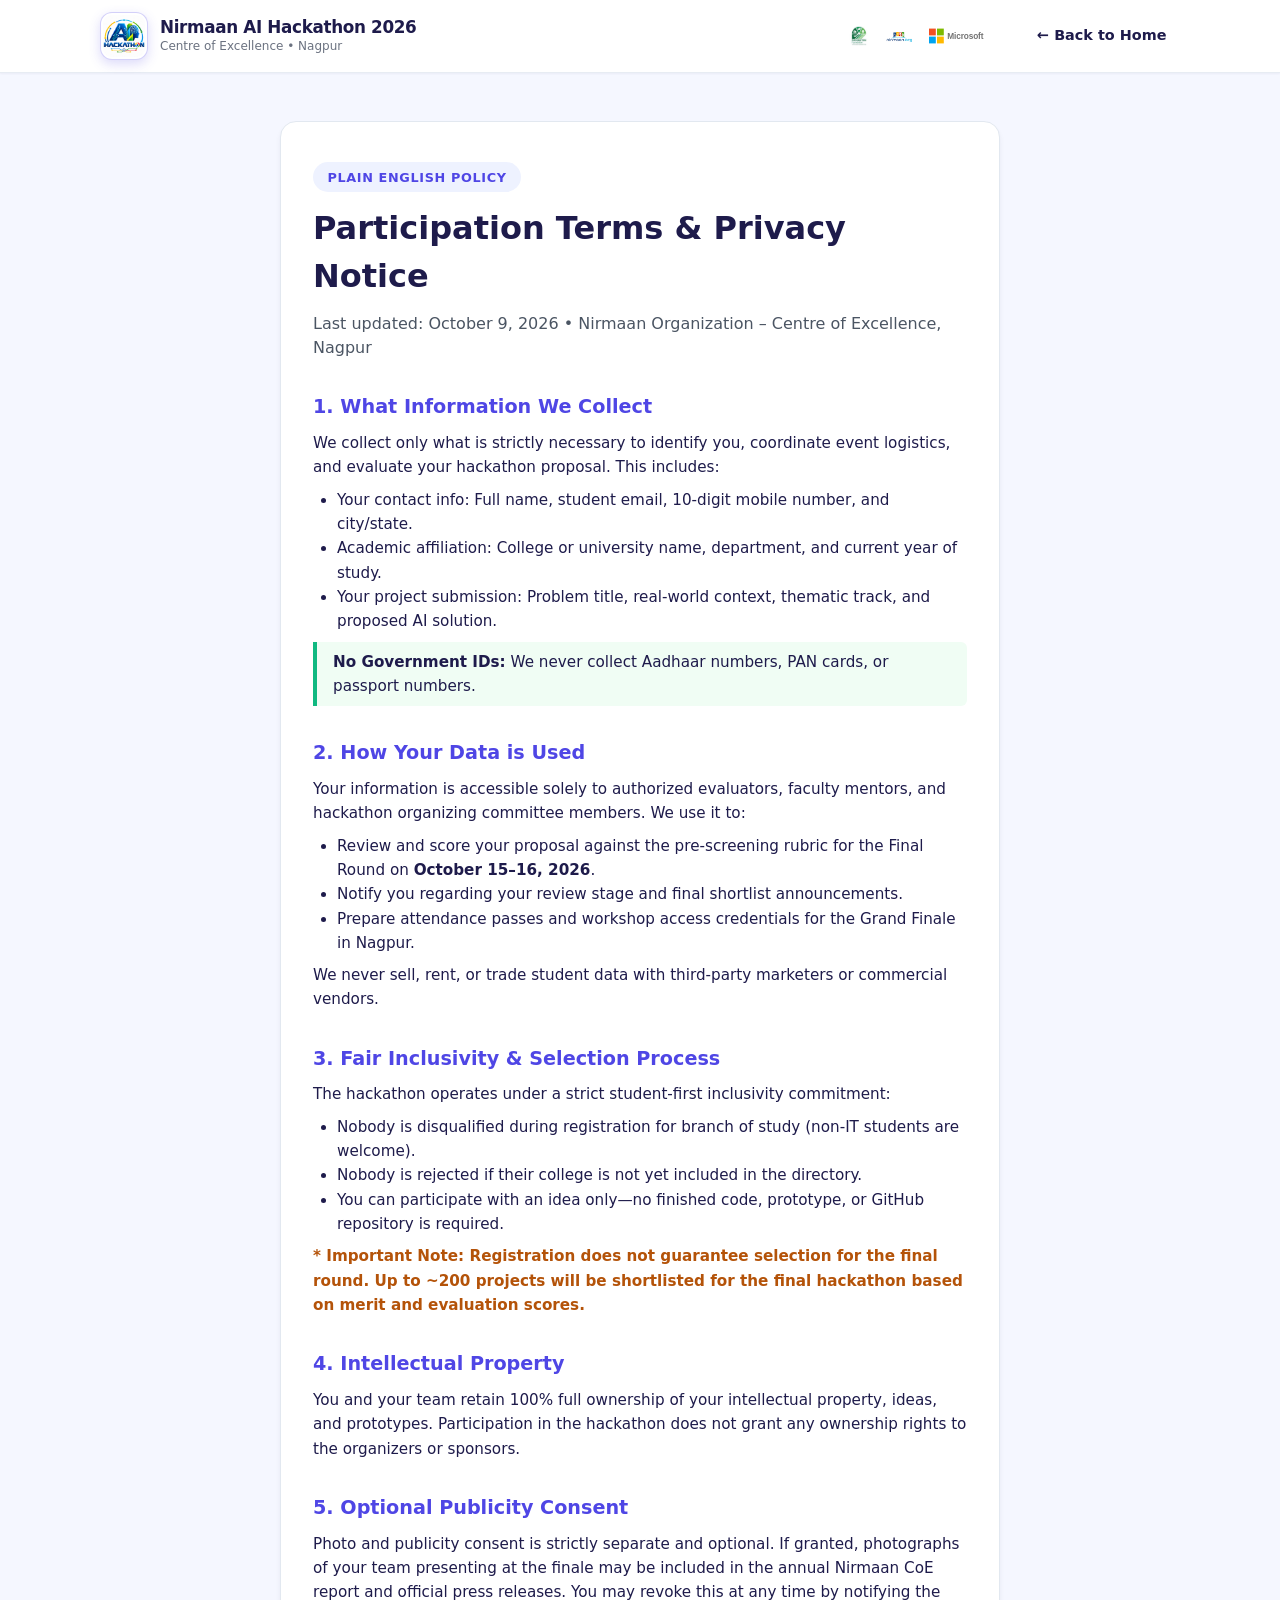
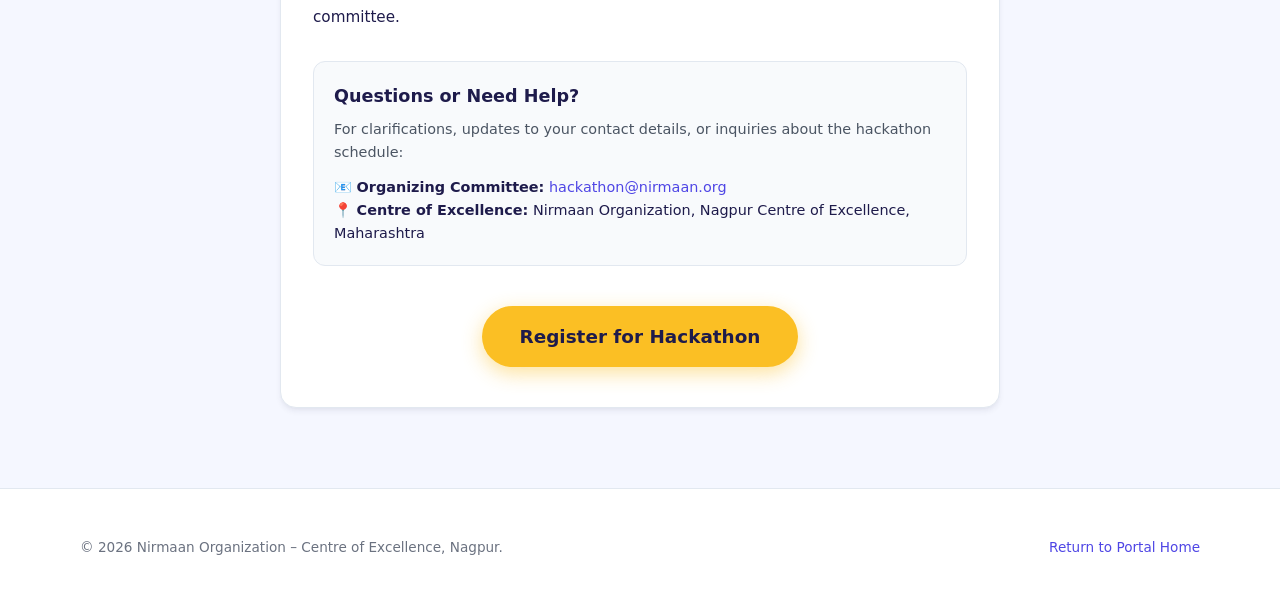
<file: privacy.html>
<!DOCTYPE html>
<html lang="en">
<head>
  <meta charset="UTF-8">
  <meta name="viewport" content="width=device-width, initial-scale=1.0">
  <title>Privacy Notice & Participation Terms | Nirmaan AI Hackathon 2026 (Nagpur)</title>
  <meta name="description" content="Plain-English privacy notice and participation terms for Nirmaan AI Hackathon 2026 – Centre of Excellence, Nagpur.">
  <link rel="stylesheet" href="css/style.css">
</head>
<body style="background-color: var(--bg-cloud);">

  <!-- Site Header -->
  <header class="site-header">
    <div class="header-inner">
      <a href="index.html" class="brand-link">
        <img src="assets/images/ai-hackathon-logo.jpg" alt="Nirmaan AI Hackathon 2026 Logo" class="brand-logo-img">
        <div class="brand-text-wrap">
          <span class="brand-title">Nirmaan AI Hackathon 2026</span>
          <span class="brand-subtitle">Centre of Excellence • Nagpur</span>
        </div>
      </a>
      <div style="display:flex; align-items:center; gap:1.25rem;">
        <div style="display:flex; align-items:center; gap:0.75rem;">
          <img src="assets/images/redington-foundation.jpg" alt="Redington" style="height:20px;">
          <img src="assets/images/nirmaan-org.png" alt="Nirmaan" style="height:20px;">
          <img src="assets/images/microsoft.svg" alt="Microsoft" style="height:16px;">
        </div>
        <a href="index.html" class="nav-link" style="font-size:0.9rem;">← Back to Home</a>
      </div>
    </div>
  </header>

  <main class="container" style="max-width: 720px; padding-top: 3rem; padding-bottom: 5rem;">
    <div style="background:#FFFFFF; border-radius:var(--radius-lg); padding:2.5rem 2rem; box-shadow:var(--shadow-md); border:1px solid var(--border-color);">
      
      <span class="section-tag">Plain English Policy</span>
      <h1 style="font-size:2rem; font-weight:800; color:var(--ink); margin-bottom:0.75rem;">Participation Terms & Privacy Notice</h1>
      <p style="color:var(--ink-muted); font-size:1rem; margin-bottom:2rem;">
        Last updated: October 9, 2026 • Nirmaan Organization – Centre of Excellence, Nagpur
      </p>

      <div style="display:flex; flex-direction:column; gap:2rem; font-size:0.95rem; line-height:1.6; color:var(--ink);">
        
        <div>
          <h2 style="font-size:1.2rem; font-weight:800; color:var(--primary); margin-bottom:0.5rem;">1. What Information We Collect</h2>
          <p>
            We collect only what is strictly necessary to identify you, coordinate event logistics, and evaluate your hackathon proposal. This includes:
          </p>
          <ul style="padding-left:1.5rem; margin-top:0.5rem;">
            <li>Your contact info: Full name, student email, 10-digit mobile number, and city/state.</li>
            <li>Academic affiliation: College or university name, department, and current year of study.</li>
            <li>Your project submission: Problem title, real-world context, thematic track, and proposed AI solution.</li>
          </ul>
          <p style="margin-top:0.5rem; background:#F0FDF4; border-left:4px solid var(--accent-mint); padding:0.5rem 1rem; border-radius:0 6px 6px 0;">
            <strong>No Government IDs:</strong> We never collect Aadhaar numbers, PAN cards, or passport numbers.
          </p>
        </div>

        <div>
          <h2 style="font-size:1.2rem; font-weight:800; color:var(--primary); margin-bottom:0.5rem;">2. How Your Data is Used</h2>
          <p>
            Your information is accessible solely to authorized evaluators, faculty mentors, and hackathon organizing committee members. We use it to:
          </p>
          <ul style="padding-left:1.5rem; margin-top:0.5rem;">
            <li>Review and score your proposal against the pre-screening rubric for the Final Round on <strong>October 15–16, 2026</strong>.</li>
            <li>Notify you regarding your review stage and final shortlist announcements.</li>
            <li>Prepare attendance passes and workshop access credentials for the Grand Finale in Nagpur.</li>
          </ul>
          <p style="margin-top:0.5rem;">
            We never sell, rent, or trade student data with third-party marketers or commercial vendors.
          </p>
        </div>

        <div>
          <h2 style="font-size:1.2rem; font-weight:800; color:var(--primary); margin-bottom:0.5rem;">3. Fair Inclusivity & Selection Process</h2>
          <p>
            The hackathon operates under a strict student-first inclusivity commitment:
          </p>
          <ul style="padding-left:1.5rem; margin-top:0.5rem;">
            <li>Nobody is disqualified during registration for branch of study (non-IT students are welcome).</li>
            <li>Nobody is rejected if their college is not yet included in the directory.</li>
            <li>You can participate with an idea only—no finished code, prototype, or GitHub repository is required.</li>
          </ul>
          <p style="margin-top:0.5rem; font-weight:600; color:#B45309;">
            * Important Note: Registration does not guarantee selection for the final round. Up to ~200 projects will be shortlisted for the final hackathon based on merit and evaluation scores.
          </p>
        </div>

        <div>
          <h2 style="font-size:1.2rem; font-weight:800; color:var(--primary); margin-bottom:0.5rem;">4. Intellectual Property</h2>
          <p>
            You and your team retain 100% full ownership of your intellectual property, ideas, and prototypes. Participation in the hackathon does not grant any ownership rights to the organizers or sponsors.
          </p>
        </div>

        <div>
          <h2 style="font-size:1.2rem; font-weight:800; color:var(--primary); margin-bottom:0.5rem;">5. Optional Publicity Consent</h2>
          <p>
            Photo and publicity consent is strictly separate and optional. If granted, photographs of your team presenting at the finale may be included in the annual Nirmaan CoE report and official press releases. You may revoke this at any time by notifying the committee.
          </p>
        </div>

        <div id="contact" style="background:#F8FAFC; border:1px solid #E2E8F0; border-radius:var(--radius-md); padding:1.25rem;">
          <h3 style="font-size:1.1rem; font-weight:800; margin-bottom:0.5rem;">Questions or Need Help?</h3>
          <p style="color:var(--ink-muted); font-size:0.9rem;">
            For clarifications, updates to your contact details, or inquiries about the hackathon schedule:
          </p>
          <div style="margin-top:0.75rem; font-size:0.9rem;">
            <div>📧 <strong>Organizing Committee:</strong> <a href="mailto:hackathon@nirmaan.org">hackathon@nirmaan.org</a></div>
            <div>📍 <strong>Centre of Excellence:</strong> Nirmaan Organization, Nagpur Centre of Excellence, Maharashtra</div>
          </div>
        </div>

      </div>

      <div style="margin-top:2.5rem; text-align:center;">
        <a href="register.html" class="btn btn-cta">Register for Hackathon</a>
      </div>

    </div>
  </main>

  <!-- Footer -->
  <footer class="site-footer">
    <div class="footer-bottom-bar" style="border:none; padding:0;">
      <span>© 2026 Nirmaan Organization – Centre of Excellence, Nagpur.</span>
      <a href="index.html">Return to Portal Home</a>
    </div>
  </footer>

</body>
</html>
</file>
<file: css/style.css>
/* ==========================================================================
   AI Hackathon Portal - AI in India – AI for India
   Design System & Styling
   Built for Artificial Intelligence Learning Labs – Centre of Excellence
   ========================================================================== */

:root {
  /* Core Brand Palette */
  --primary: #4F46E5;         /* Electric Indigo: Buttons, links, active steps */
  --primary-hover: #4338CA;
  --primary-light: #EEF2FF;
  --accent-cyan: #06B6D4;     /* Spark Cyan: Gradient end, highlights, circuit lines */
  --accent-cyan-light: #ECFEFF;
  --accent-mint: #10B981;     /* Mint Go: Completed steps, success */
  --accent-mint-light: #D1FAE5;
  --accent-yellow: #FBBF24;   /* Sunrise Yellow: Register Now CTA, alert badges */
  --accent-yellow-hover: #F59E0B;
  --accent-violet: #A78BFA;   /* Playful Violet: Chips, cards, accents */
  --accent-violet-light: #F5F3FF;
  
  --ink: #1E1B4B;             /* Deep Navy: All body text, headings */
  --ink-muted: #4B5563;       /* Secondary text */
  --ink-light: #6B7280;       /* Form hints, labels */
  --bg-cloud: #F5F7FF;        /* Cloud: Page background */
  --card-bg: #FFFFFF;         /* Crisp card background */
  --border-color: #E2E8F0;    /* Card and field borders */
  --error-rose: #E11D48;      /* Rose: Error messages, markers */
  --error-bg: #FFE4E6;
  
  /* Thematic Track Tints */
  --track-social-bg: #F5F3FF;
  --track-social-border: #DDD6FE;
  --track-social-text: #6D28D9;
  --track-social-badge: #8B5CF6;

  --track-health-bg: #FFF1F2;
  --track-health-border: #FECDD3;
  --track-health-text: #BE123C;
  --track-health-badge: #F43F5E;

  --track-agri-bg: #ECFDF5;
  --track-agri-border: #A7F3D0;
  --track-agri-text: #047857;
  --track-agri-badge: #10B981;

  --track-cyber-bg: #EEF2FF;
  --track-cyber-border: #C7D2FE;
  --track-cyber-text: #4338CA;
  --track-cyber-badge: #6366F1;

  --track-other-bg: #FFFBEB;
  --track-other-border: #FDE68A;
  --track-other-text: #B45309;
  --track-other-badge: #F59E0B;

  /* Typography & Sizing */
  --font-system: ui-rounded, system-ui, -apple-system, BlinkMacSystemFont, "Segoe UI", Roboto, Helvetica, Arial, sans-serif;
  --radius-sm: 8px;
  --radius-md: 12px;
  --radius-lg: 16px;
  --radius-xl: 24px;
  --radius-full: 9999px;

  /* Shadows */
  --shadow-sm: 0 1px 2px 0 rgba(30, 27, 75, 0.05);
  --shadow-md: 0 4px 6px -1px rgba(30, 27, 75, 0.07), 0 2px 4px -2px rgba(30, 27, 75, 0.05);
  --shadow-lg: 0 10px 25px -5px rgba(30, 27, 75, 0.08), 0 8px 10px -6px rgba(30, 27, 75, 0.04);
  --shadow-glow: 0 0 20px rgba(79, 70, 229, 0.35);

  /* Touch & Layout */
  --tap-min: 48px;
  --container-max: 1120px;
  --form-max: 680px;
}

/* ==========================================================================
   CSS Reset & Base Styles
   ========================================================================== */
*, *::before, *::after {
  box-sizing: border-box;
  margin: 0;
  padding: 0;
}

html {
  font-family: var(--font-system);
  font-size: 16px;
  line-height: 1.5;
  color: var(--ink);
  background-color: var(--bg-cloud);
  scroll-behavior: smooth;
  -webkit-font-smoothing: antialiased;
  -moz-osx-font-smoothing: grayscale;
}

body {
  min-height: 100vh;
  display: flex;
  flex-direction: column;
  overflow-x: hidden;
  background-color: var(--bg-cloud);
}

img, svg {
  display: block;
  max-width: 100%;
}

a {
  color: var(--primary);
  text-decoration: none;
  transition: color 0.2s ease;
}

a:hover {
  text-decoration: underline;
}

button, input, select, textarea {
  font: inherit;
  color: inherit;
}

button {
  cursor: pointer;
  border: none;
  background: none;
}

/* Accessible Focus Rings */
:focus-visible {
  outline: 3px solid var(--primary);
  outline-offset: 2px;
}

/* ==========================================================================
   Circuit Background Details
   ========================================================================== */
.circuit-pattern {
  position: absolute;
  top: 0;
  left: 0;
  width: 100%;
  height: 100%;
  pointer-events: none;
  background-image: 
    radial-gradient(circle at 10% 20%, rgba(6, 182, 212, 0.08) 2px, transparent 2px),
    radial-gradient(circle at 90% 80%, rgba(79, 70, 229, 0.08) 2px, transparent 2px),
    linear-gradient(to right, rgba(6, 182, 212, 0.04) 1px, transparent 1px),
    linear-gradient(to bottom, rgba(79, 70, 229, 0.04) 1px, transparent 1px);
  background-size: 80px 80px, 90px 90px, 40px 40px, 40px 40px;
  z-index: 0;
}

/* ==========================================================================
   Header & Navigation
   ========================================================================== */
.site-header {
  position: sticky;
  top: 0;
  z-index: 100;
  background: rgba(255, 255, 255, 0.95);
  backdrop-filter: blur(8px);
  -webkit-backdrop-filter: blur(8px);
  border-bottom: 1px solid rgba(226, 232, 240, 0.8);
  box-shadow: var(--shadow-sm);
}

.header-inner {
  max-width: var(--container-max);
  margin: 0 auto;
  padding: 0.75rem 1.25rem;
  display: flex;
  align-items: center;
  justify-content: space-between;
  gap: 1rem;
}

.brand-link {
  display: flex;
  align-items: center;
  gap: 0.75rem;
  text-decoration: none;
  color: var(--ink);
}

.brand-logo-img {
  width: 48px;
  height: 48px;
  border-radius: var(--radius-md);
  object-fit: contain;
  background: #FFFFFF;
  padding: 2px;
  box-shadow: 0 4px 12px rgba(79, 70, 229, 0.2);
  border: 1.5px solid rgba(79, 70, 229, 0.25);
  display: block;
  transition: transform 0.2s ease, box-shadow 0.2s ease;
}

.brand-link:hover .brand-logo-img {
  transform: scale(1.06);
  box-shadow: 0 6px 16px rgba(79, 70, 229, 0.35);
}

.brand-logo-icon {
  width: 42px;
  height: 42px;
  border-radius: var(--radius-md);
  background: linear-gradient(135deg, var(--primary), var(--accent-cyan));
  display: flex;
  align-items: center;
  justify-content: center;
  color: white;
  box-shadow: 0 4px 10px rgba(79, 70, 229, 0.3);
}

.brand-text-wrap {
  display: flex;
  flex-direction: column;
}

.brand-title {
  font-size: 1.05rem;
  font-weight: 800;
  color: var(--ink);
  letter-spacing: -0.02em;
  line-height: 1.2;
}

.brand-subtitle {
  font-size: 0.75rem;
  color: var(--ink-light);
  font-weight: 500;
}

.nav-links {
  display: flex;
  align-items: center;
  gap: 0.75rem;
  list-style: none;
}

.nav-link {
  display: inline-flex;
  align-items: center;
  min-height: var(--tap-min);
  padding: 0.5rem 0.85rem;
  font-weight: 600;
  font-size: 0.95rem;
  color: var(--ink);
  border-radius: var(--radius-sm);
  text-decoration: none;
  transition: all 0.2s ease;
}

.nav-link:hover {
  background-color: var(--primary-light);
  color: var(--primary);
  text-decoration: none;
}

.nav-btn-primary {
  display: inline-flex;
  align-items: center;
  justify-content: center;
  min-height: var(--tap-min);
  padding: 0.6rem 1.25rem;
  border-radius: var(--radius-full);
  font-weight: 700;
  font-size: 0.95rem;
  background-color: var(--accent-yellow);
  color: var(--ink);
  box-shadow: 0 2px 6px rgba(251, 191, 36, 0.4);
  transition: all 0.2s ease;
  text-decoration: none;
}

.nav-btn-primary:hover {
  background-color: var(--accent-yellow-hover);
  transform: translateY(-1px);
  box-shadow: 0 4px 10px rgba(251, 191, 36, 0.5);
  text-decoration: none;
}

/* Mobile Nav Toggle */
.nav-mobile-toggle {
  display: none;
  min-width: var(--tap-min);
  min-height: var(--tap-min);
  align-items: center;
  justify-content: center;
  border-radius: var(--radius-sm);
  color: var(--ink);
}

/* ==========================================================================
   Buttons & Core Interactive Elements (Min 48px tap targets)
   ========================================================================== */
.btn {
  display: inline-flex;
  align-items: center;
  justify-content: center;
  gap: 0.5rem;
  min-height: var(--tap-min);
  padding: 0.75rem 1.5rem;
  border-radius: var(--radius-full);
  font-weight: 700;
  font-size: 1rem;
  text-align: center;
  transition: all 0.2s cubic-bezier(0.4, 0, 0.2, 1);
  user-select: none;
  -webkit-user-select: none;
  text-decoration: none;
}

.btn:disabled {
  opacity: 0.55;
  cursor: not-allowed;
  pointer-events: none;
}

.btn-primary {
  background-color: var(--primary);
  color: #FFFFFF;
  box-shadow: 0 4px 12px rgba(79, 70, 229, 0.35);
}

.btn-primary:hover:not(:disabled) {
  background-color: var(--primary-hover);
  transform: translateY(-2px);
  box-shadow: 0 6px 16px rgba(79, 70, 229, 0.45);
}

.btn-cta {
  background-color: var(--accent-yellow);
  color: var(--ink);
  font-size: 1.15rem;
  padding: 0.9rem 2.2rem;
  box-shadow: 0 6px 20px rgba(251, 191, 36, 0.45);
  border: 2px solid transparent;
}

.btn-cta:hover:not(:disabled) {
  background-color: var(--accent-yellow-hover);
  transform: translateY(-2px);
  box-shadow: 0 8px 24px rgba(251, 191, 36, 0.6);
  text-decoration: none;
}

.btn-secondary {
  background-color: #FFFFFF;
  color: var(--ink);
  border: 2px solid var(--border-color);
}

.btn-secondary:hover:not(:disabled) {
  background-color: var(--bg-cloud);
  border-color: var(--ink-light);
}

.btn-mint {
  background-color: var(--accent-mint);
  color: #064E3B;
  font-weight: 700;
}

.btn-mint:hover:not(:disabled) {
  background-color: #059669;
  color: white;
}

.btn-outline {
  background: transparent;
  color: var(--primary);
  border: 2px solid var(--primary);
}

.btn-outline:hover:not(:disabled) {
  background: var(--primary-light);
}

.btn-sm {
  min-height: 40px;
  padding: 0.4rem 1rem;
  font-size: 0.875rem;
  border-radius: var(--radius-md);
}

/* ==========================================================================
   Hero Section with Indigo-Cyan Gradient & Neural Network
   ========================================================================== */
.hero-section {
  position: relative;
  background: linear-gradient(135deg, #312E81 0%, #4F46E5 45%, #06B6D4 100%);
  color: #FFFFFF;
  padding: 3.5rem 1.25rem 4rem;
  overflow: hidden;
  box-shadow: inset 0 -10px 20px rgba(0, 0, 0, 0.15);
}

.hero-canvas-wrap {
  position: absolute;
  top: 0;
  left: 0;
  width: 100%;
  height: 100%;
  z-index: 1;
  pointer-events: none;
}

#neural-network-canvas {
  width: 100%;
  height: 100%;
  display: block;
  opacity: 0.9;
}

.hero-content {
  position: relative;
  z-index: 2;
  max-width: var(--container-max);
  margin: 0 auto;
  display: grid;
  grid-template-columns: 1.2fr 0.8fr;
  align-items: center;
  gap: 2.5rem;
}

.hero-badge {
  display: inline-flex;
  align-items: center;
  gap: 0.5rem;
  background: rgba(255, 255, 255, 0.18);
  border: 1px solid rgba(255, 255, 255, 0.35);
  backdrop-filter: blur(8px);
  padding: 0.4rem 1rem;
  border-radius: var(--radius-full);
  font-size: 0.85rem;
  font-weight: 700;
  letter-spacing: 0.04em;
  text-transform: uppercase;
  color: #F8FAFC;
  margin-bottom: 1.25rem;
}

.hero-badge-pulse {
  width: 8px;
  height: 8px;
  border-radius: 50%;
  background: var(--accent-yellow);
  box-shadow: 0 0 10px var(--accent-yellow);
  animation: pulse-dot 1.8s infinite;
}

.hero-title {
  font-size: clamp(2.2rem, 5vw, 3.5rem);
  font-weight: 900;
  line-height: 1.15;
  letter-spacing: -0.03em;
  color: #FFFFFF;
  margin-bottom: 1.25rem;
}

.hero-title .highlight {
  color: var(--accent-yellow);
  text-shadow: 0 2px 10px rgba(0, 0, 0, 0.2);
}

.hero-description {
  font-size: 1.15rem;
  line-height: 1.6;
  color: rgba(255, 255, 255, 0.92);
  margin-bottom: 2rem;
  max-width: 580px;
}

.hero-actions {
  display: flex;
  flex-wrap: wrap;
  align-items: center;
  gap: 1rem;
  margin-bottom: 2rem;
}

.hero-meta-strip {
  display: flex;
  flex-wrap: wrap;
  gap: 1.5rem;
  padding-top: 1.5rem;
  border-top: 1px solid rgba(255, 255, 255, 0.2);
  font-size: 0.9rem;
}

.hero-meta-item {
  display: flex;
  align-items: center;
  gap: 0.5rem;
  color: rgba(255, 255, 255, 0.85);
}

.hero-meta-item svg {
  color: var(--accent-yellow);
}

/* Hero Mascot / Visual card */
.hero-mascot-card {
  position: relative;
  display: flex;
  flex-direction: column;
  align-items: center;
  text-align: center;
}

.mascot-container {
  width: 220px;
  height: 220px;
  position: relative;
  margin-bottom: 1rem;
}

.mascot-speech-bubble {
  position: relative;
  background: #FFFFFF;
  color: var(--ink);
  padding: 0.9rem 1.25rem;
  border-radius: var(--radius-lg);
  font-size: 0.95rem;
  font-weight: 600;
  box-shadow: 0 8px 24px rgba(0, 0, 0, 0.2);
  max-width: 280px;
  animation: float-slight 3s ease-in-out infinite;
}

.mascot-speech-bubble::before {
  content: "";
  position: absolute;
  bottom: -10px;
  left: 50%;
  transform: translateX(-50%);
  border-width: 10px 10px 0;
  border-style: solid;
  border-color: #FFFFFF transparent transparent;
}

/* ==========================================================================
   Section Layouts & Cards
   ========================================================================== */
.section {
  padding: 4rem 1.25rem;
  position: relative;
}

.container {
  max-width: var(--container-max);
  margin: 0 auto;
}

.section-header {
  text-align: center;
  max-width: 680px;
  margin: 0 auto 3rem;
}

.section-tag {
  display: inline-block;
  padding: 0.35rem 0.9rem;
  border-radius: var(--radius-full);
  font-size: 0.8rem;
  font-weight: 700;
  text-transform: uppercase;
  letter-spacing: 0.05em;
  background-color: var(--primary-light);
  color: var(--primary);
  margin-bottom: 0.75rem;
}

.section-title {
  font-size: clamp(1.75rem, 3.5vw, 2.5rem);
  font-weight: 800;
  color: var(--ink);
  line-height: 1.25;
  margin-bottom: 0.75rem;
  letter-spacing: -0.02em;
}

.section-subtitle {
  font-size: 1.05rem;
  color: var(--ink-muted);
  line-height: 1.5;
}

/* Circuit divider */
.circuit-divider {
  display: flex;
  align-items: center;
  justify-content: center;
  gap: 0.75rem;
  margin: 2rem auto;
  max-width: 240px;
}

.circuit-line {
  flex: 1;
  height: 2px;
  background: linear-gradient(90deg, transparent, var(--accent-cyan), transparent);
}

.circuit-dot {
  width: 6px;
  height: 6px;
  border-radius: 50%;
  background-color: var(--accent-cyan);
}

/* ==========================================================================
   Process Steps (Share Idea -> We Review -> Final Round)
   ========================================================================== */
.steps-grid {
  display: grid;
  grid-template-columns: repeat(3, 1fr);
  gap: 1.5rem;
  margin-bottom: 2rem;
}

.step-card {
  background: var(--card-bg);
  border-radius: var(--radius-lg);
  padding: 2rem 1.5rem;
  box-shadow: var(--shadow-md);
  border: 1px solid var(--border-color);
  position: relative;
  display: flex;
  flex-direction: column;
  transition: transform 0.25s ease, box-shadow 0.25s ease;
}

.step-card:hover {
  transform: translateY(-4px);
  box-shadow: var(--shadow-lg);
}

.step-number {
  position: absolute;
  top: 1.25rem;
  right: 1.25rem;
  font-size: 2.2rem;
  font-weight: 900;
  color: rgba(79, 70, 229, 0.12);
  line-height: 1;
}

.step-icon-wrap {
  width: 56px;
  height: 56px;
  border-radius: var(--radius-md);
  background: var(--primary-light);
  color: var(--primary);
  display: flex;
  align-items: center;
  justify-content: center;
  margin-bottom: 1.25rem;
}

.step-title {
  font-size: 1.2rem;
  font-weight: 800;
  color: var(--ink);
  margin-bottom: 0.5rem;
}

.step-desc {
  font-size: 0.95rem;
  color: var(--ink-muted);
  line-height: 1.55;
}

/* ==========================================================================
   Thematic Track Cards with Individual Tints
   ========================================================================== */
.tracks-grid {
  display: grid;
  grid-template-columns: repeat(auto-fit, minmax(250px, 1fr));
  gap: 1.5rem;
}

.track-card {
  border-radius: var(--radius-lg);
  padding: 1.75rem 1.5rem;
  border: 1.5px solid;
  transition: transform 0.2s ease, box-shadow 0.2s ease;
  display: flex;
  flex-direction: column;
}

.track-card:hover {
  transform: translateY(-3px);
  box-shadow: var(--shadow-md);
}

.track-card.track-social {
  background-color: var(--track-social-bg);
  border-color: var(--track-social-border);
}
.track-card.track-social .track-icon {
  background: #DDD6FE;
  color: var(--track-social-text);
}
.track-card.track-social .track-badge {
  background: var(--track-social-text);
  color: white;
}

.track-card.track-health {
  background-color: var(--track-health-bg);
  border-color: var(--track-health-border);
}
.track-card.track-health .track-icon {
  background: #FECDD3;
  color: var(--track-health-text);
}
.track-card.track-health .track-badge {
  background: var(--track-health-text);
  color: white;
}

.track-card.track-agri {
  background-color: var(--track-agri-bg);
  border-color: var(--track-agri-border);
}
.track-card.track-agri .track-icon {
  background: #A7F3D0;
  color: var(--track-agri-text);
}
.track-card.track-agri .track-badge {
  background: var(--track-agri-text);
  color: white;
}

.track-card.track-cyber {
  background-color: var(--track-cyber-bg);
  border-color: var(--track-cyber-border);
}
.track-card.track-cyber .track-icon {
  background: #C7D2FE;
  color: var(--track-cyber-text);
}
.track-card.track-cyber .track-badge {
  background: var(--track-cyber-text);
  color: white;
}

.track-card.track-other {
  background-color: var(--track-other-bg);
  border-color: var(--track-other-border);
}
.track-card.track-other .track-icon {
  background: #FDE68A;
  color: var(--track-other-text);
}
.track-card.track-other .track-badge {
  background: var(--track-other-text);
  color: white;
}

.track-card-header {
  display: flex;
  align-items: center;
  justify-content: space-between;
  margin-bottom: 1.25rem;
}

.track-icon {
  width: 48px;
  height: 48px;
  border-radius: var(--radius-md);
  display: flex;
  align-items: center;
  justify-content: center;
}

.track-badge {
  font-size: 0.725rem;
  font-weight: 700;
  padding: 0.25rem 0.65rem;
  border-radius: var(--radius-full);
  text-transform: uppercase;
  letter-spacing: 0.04em;
}

.track-title {
  font-size: 1.2rem;
  font-weight: 800;
  color: var(--ink);
  margin-bottom: 0.5rem;
  line-height: 1.3;
}

.track-desc {
  font-size: 0.925rem;
  color: var(--ink-muted);
  line-height: 1.5;
  margin-bottom: 1.25rem;
  flex: 1;
}

.track-example {
  background: rgba(255, 255, 255, 0.85);
  border-radius: var(--radius-sm);
  padding: 0.6rem 0.75rem;
  font-size: 0.825rem;
  color: var(--ink);
  border: 1px dashed rgba(0, 0, 0, 0.12);
}

.track-example strong {
  display: block;
  font-size: 0.75rem;
  color: var(--ink-light);
  text-transform: uppercase;
  margin-bottom: 0.2rem;
}

/* ==========================================================================
   Eligibility Guarantee Banner
   ========================================================================== */
.eligibility-box {
  background: #FFFFFF;
  border: 2px solid #E0E7FF;
  border-radius: var(--radius-xl);
  padding: 2.25rem;
  box-shadow: var(--shadow-md);
  display: grid;
  grid-template-columns: auto 1fr;
  gap: 2rem;
  align-items: center;
  margin-top: 3rem;
}

.eligibility-mascot-icon {
  width: 90px;
  height: 90px;
}

.eligibility-title {
  font-size: 1.35rem;
  font-weight: 800;
  color: var(--ink);
  margin-bottom: 0.5rem;
}

.eligibility-list {
  display: grid;
  grid-template-columns: repeat(auto-fit, minmax(220px, 1fr));
  gap: 0.75rem 1.25rem;
  list-style: none;
  margin-top: 0.75rem;
}

.eligibility-item {
  display: flex;
  align-items: center;
  gap: 0.5rem;
  font-size: 0.95rem;
  color: var(--ink-muted);
  font-weight: 600;
}

.eligibility-item svg {
  color: var(--accent-mint);
  flex-shrink: 0;
}

/* ==========================================================================
   Timeline / Operational Banner
   ========================================================================== */
.timeline-card {
  background: linear-gradient(135deg, #1E1B4B 0%, #312E81 100%);
  color: white;
  border-radius: var(--radius-xl);
  padding: 2.5rem 2rem;
  box-shadow: var(--shadow-lg);
  margin-top: 3rem;
}

.timeline-grid {
  display: grid;
  grid-template-columns: repeat(4, 1fr);
  gap: 1.5rem;
  margin-top: 2rem;
  position: relative;
}

.timeline-step {
  position: relative;
  display: flex;
  flex-direction: column;
}

.timeline-node {
  width: 32px;
  height: 32px;
  border-radius: 50%;
  background: var(--primary);
  border: 3px solid #6366F1;
  display: flex;
  align-items: center;
  justify-content: center;
  font-size: 0.75rem;
  font-weight: 800;
  margin-bottom: 0.75rem;
}

.timeline-step.active .timeline-node {
  background: var(--accent-yellow);
  border-color: #FDE68A;
  color: var(--ink);
  box-shadow: 0 0 12px var(--accent-yellow);
}

.timeline-step-title {
  font-size: 1.05rem;
  font-weight: 700;
  margin-bottom: 0.25rem;
}

.timeline-step-date {
  font-size: 0.85rem;
  color: rgba(255, 255, 255, 0.75);
}

.timeline-step-note {
  font-size: 0.75rem;
  color: #A5B4FC;
  margin-top: 0.25rem;
}

/* ==========================================================================
   CIRCUIT PROGRESS BAR (Registration Form Top)
   ========================================================================== */
.form-header-wrap {
  background: #FFFFFF;
  border-bottom: 1px solid var(--border-color);
  padding: 1.25rem 1.25rem 1.5rem;
  position: sticky;
  top: 61px;
  z-index: 90;
  box-shadow: var(--shadow-sm);
}

.progress-circuit-wrap {
  max-width: var(--form-max);
  margin: 0 auto;
}

.progress-meta-row {
  display: flex;
  align-items: center;
  justify-content: space-between;
  font-size: 0.875rem;
  margin-bottom: 1rem;
}

.progress-step-text {
  font-weight: 800;
  color: var(--primary);
  display: flex;
  align-items: center;
  gap: 0.4rem;
}

.progress-time-estimate {
  color: var(--ink-muted);
  font-weight: 600;
  display: flex;
  align-items: center;
  gap: 0.35rem;
}

.circuit-progress-bar {
  display: flex;
  align-items: center;
  justify-content: space-between;
  position: relative;
}

.circuit-track-line {
  position: absolute;
  top: 50%;
  left: 0;
  width: 100%;
  height: 4px;
  background-color: #E2E8F0;
  transform: translateY(-50%);
  z-index: 1;
}

.circuit-track-filled {
  position: absolute;
  top: 50%;
  left: 0;
  height: 4px;
  background: linear-gradient(90deg, var(--accent-mint) 0%, var(--primary) 100%);
  transform: translateY(-50%);
  z-index: 2;
  transition: width 0.35s ease;
}

.circuit-node {
  position: relative;
  z-index: 3;
  width: 36px;
  height: 36px;
  border-radius: 50%;
  background: #FFFFFF;
  border: 2px solid #CBD5E1;
  display: flex;
  align-items: center;
  justify-content: center;
  font-weight: 800;
  font-size: 0.85rem;
  color: var(--ink-light);
  transition: all 0.25s ease;
}

.circuit-node.completed {
  background-color: var(--accent-mint);
  border-color: var(--accent-mint);
  color: #FFFFFF;
}

.circuit-node.active {
  background-color: var(--primary);
  border-color: #818CF8;
  color: #FFFFFF;
  box-shadow: 0 0 0 4px rgba(79, 70, 229, 0.2), var(--shadow-glow);
  transform: scale(1.12);
}

.circuit-node-label {
  display: none; /* Mobile first hidden */
}

@media (min-width: 640px) {
  .circuit-node-label {
    display: block;
    position: absolute;
    top: 42px;
    left: 50%;
    transform: translateX(-50%);
    font-size: 0.75rem;
    font-weight: 700;
    color: var(--ink-light);
    white-space: nowrap;
  }
  .circuit-node.active .circuit-node-label {
    color: var(--primary);
  }
}

/* ==========================================================================
   5-STEP FORM SYSTEM
   ========================================================================== */
.form-page-container {
  max-width: var(--form-max);
  margin: 1.5rem auto 7rem; /* Extra bottom margin for sticky nav */
  padding: 0 1.25rem;
}

.form-step-card {
  background: var(--card-bg);
  border-radius: var(--radius-lg);
  padding: 2rem 1.75rem;
  box-shadow: var(--shadow-md);
  border: 1px solid var(--border-color);
  margin-bottom: 1.5rem;
  position: relative;
  display: none; /* Managed by JS */
}

.form-step-card.active-step {
  display: block;
  animation: fade-in-slide 0.3s ease-out;
}

.step-card-header {
  margin-bottom: 1.75rem;
  border-bottom: 1px solid #F1F5F9;
  padding-bottom: 1.25rem;
}

.step-badge {
  display: inline-block;
  padding: 0.25rem 0.65rem;
  border-radius: var(--radius-full);
  background-color: var(--primary-light);
  color: var(--primary);
  font-size: 0.75rem;
  font-weight: 800;
  text-transform: uppercase;
  margin-bottom: 0.5rem;
}

.step-heading {
  font-size: 1.6rem;
  font-weight: 800;
  color: var(--ink);
  letter-spacing: -0.02em;
  margin-bottom: 0.25rem;
}

.step-subheading {
  font-size: 0.95rem;
  color: var(--ink-muted);
}

/* Mascot tip widget inside form */
.sahay-form-tip {
  display: flex;
  align-items: flex-start;
  gap: 0.75rem;
  background: #F0FDF4;
  border: 1px solid #BBF7D0;
  border-radius: var(--radius-md);
  padding: 0.85rem 1rem;
  margin-bottom: 1.75rem;
}

.sahay-tip-icon {
  width: 32px;
  height: 32px;
  flex-shrink: 0;
}

.sahay-tip-text {
  font-size: 0.875rem;
  color: #14532D;
  line-height: 1.45;
}

.sahay-tip-text strong {
  display: block;
  color: #166534;
  font-weight: 700;
}

/* ==========================================================================
   Form Controls (Min 48px touch targets, Clear labels & examples)
   ========================================================================== */
.form-group {
  margin-bottom: 1.5rem;
}

.form-row {
  display: grid;
  grid-template-columns: 1fr 1fr;
  gap: 1rem;
}

.form-label {
  display: block;
  font-weight: 700;
  font-size: 0.95rem;
  color: var(--ink);
  margin-bottom: 0.4rem;
}

.required-star {
  color: var(--error-rose);
  font-weight: 800;
  margin-left: 0.2rem;
}

.optional-tag {
  font-size: 0.75rem;
  font-weight: 600;
  color: var(--ink-light);
  margin-left: 0.35rem;
}

.form-example {
  display: block;
  font-size: 0.825rem;
  color: var(--ink-light);
  margin-bottom: 0.5rem;
  line-height: 1.35;
}

.form-input, .form-select, .form-textarea {
  width: 100%;
  min-height: var(--tap-min);
  padding: 0.75rem 1rem;
  border-radius: var(--radius-md);
  border: 1.5px solid var(--border-color);
  background-color: #FFFFFF;
  color: var(--ink);
  font-size: 1rem;
  transition: border-color 0.2s ease, box-shadow 0.2s ease;
}

.form-input:focus, .form-select:focus, .form-textarea:focus {
  border-color: var(--primary);
  box-shadow: 0 0 0 3px rgba(79, 70, 229, 0.15);
  outline: none;
}

.form-textarea {
  min-height: 105px;
  resize: vertical;
}

.form-input.is-invalid, .form-select.is-invalid, .form-textarea.is-invalid {
  border-color: var(--error-rose);
  background-color: #FFF5F5;
}

.field-error-msg {
  display: none;
  align-items: center;
  gap: 0.35rem;
  font-size: 0.825rem;
  color: var(--error-rose);
  font-weight: 600;
  margin-top: 0.4rem;
}

.field-error-msg.visible {
  display: flex;
}

/* Radio Group / Pill Selector */
.pill-group {
  display: flex;
  flex-wrap: wrap;
  gap: 0.75rem;
  margin-top: 0.5rem;
}

.pill-option {
  position: relative;
}

.pill-option input[type="radio"] {
  position: absolute;
  opacity: 0;
  width: 0;
  height: 0;
}

.pill-label {
  display: inline-flex;
  align-items: center;
  justify-content: center;
  min-height: var(--tap-min);
  padding: 0.6rem 1.25rem;
  border-radius: var(--radius-full);
  border: 1.5px solid var(--border-color);
  background-color: #FFFFFF;
  font-weight: 700;
  font-size: 0.95rem;
  color: var(--ink);
  cursor: pointer;
  transition: all 0.2s ease;
  user-select: none;
}

.pill-option input[type="radio"]:checked + .pill-label {
  background-color: var(--primary);
  border-color: var(--primary);
  color: #FFFFFF;
  box-shadow: 0 3px 8px rgba(79, 70, 229, 0.3);
}

.pill-option input[type="radio"]:focus-visible + .pill-label {
  outline: 3px solid var(--primary);
  outline-offset: 2px;
}

/* Card Selection Grid (e.g. Tracks in Form) */
.track-selection-grid {
  display: grid;
  grid-template-columns: 1fr;
  gap: 0.85rem;
}

.track-radio-item {
  position: relative;
}

.track-radio-item input[type="radio"] {
  position: absolute;
  opacity: 0;
  width: 0;
  height: 0;
}

.track-radio-label {
  display: flex;
  align-items: flex-start;
  gap: 0.85rem;
  padding: 1rem 1.15rem;
  border-radius: var(--radius-lg);
  border: 2px solid var(--border-color);
  background-color: #FFFFFF;
  cursor: pointer;
  transition: all 0.2s ease;
}

.track-radio-item input[type="radio"]:checked + .track-radio-label {
  border-color: var(--primary);
  background-color: var(--primary-light);
  box-shadow: 0 4px 12px rgba(79, 70, 229, 0.15);
}

.track-radio-dot {
  width: 22px;
  height: 22px;
  border-radius: 50%;
  border: 2px solid #CBD5E1;
  background: white;
  margin-top: 2px;
  flex-shrink: 0;
  display: flex;
  align-items: center;
  justify-content: center;
}

.track-radio-item input[type="radio"]:checked + .track-radio-label .track-radio-dot {
  border-color: var(--primary);
  background: var(--primary);
}

.track-radio-dot::after {
  content: "";
  width: 8px;
  height: 8px;
  border-radius: 50%;
  background: white;
  display: none;
}

.track-radio-item input[type="radio"]:checked + .track-radio-label .track-radio-dot::after {
  display: block;
}

/* Searchable College Dropdown */
.autocomplete-wrap {
  position: relative;
}

.autocomplete-dropdown {
  position: absolute;
  top: 100%;
  left: 0;
  right: 0;
  background: #FFFFFF;
  border: 1.5px solid var(--border-color);
  border-radius: var(--radius-md);
  box-shadow: var(--shadow-lg);
  max-height: 220px;
  overflow-y: auto;
  z-index: 50;
  display: none;
}

.autocomplete-item {
  padding: 0.75rem 1rem;
  min-height: var(--tap-min);
  display: flex;
  align-items: center;
  cursor: pointer;
  font-size: 0.95rem;
  border-bottom: 1px solid #F1F5F9;
}

.autocomplete-item:hover, .autocomplete-item.highlighted {
  background-color: var(--primary-light);
  color: var(--primary);
}

/* Word Counter */
.word-count-wrap {
  display: flex;
  justify-content: space-between;
  align-items: center;
  margin-top: 0.35rem;
  font-size: 0.8rem;
  color: var(--ink-light);
}

.word-count-badge.limit-reached {
  color: var(--error-rose);
  font-weight: 700;
}

/* Dynamic Teammate Card */
.teammate-card {
  background: #F8FAFC;
  border: 1.5px dashed #CBD5E1;
  border-radius: var(--radius-md);
  padding: 1.25rem;
  margin-bottom: 1rem;
  position: relative;
}

.teammate-card-header {
  display: flex;
  justify-content: space-between;
  align-items: center;
  margin-bottom: 1rem;
}

.teammate-card-title {
  font-weight: 700;
  font-size: 0.95rem;
  color: var(--ink);
}

.btn-remove-teammate {
  color: var(--error-rose);
  font-size: 0.85rem;
  font-weight: 700;
  min-height: 36px;
  display: flex;
  align-items: center;
  gap: 0.25rem;
}

.btn-add-teammate {
  width: 100%;
  border: 2px dashed var(--primary);
  color: var(--primary);
  background: var(--primary-light);
  min-height: var(--tap-min);
  border-radius: var(--radius-md);
  font-weight: 700;
  display: flex;
  align-items: center;
  justify-content: center;
  gap: 0.5rem;
  margin-top: 0.5rem;
}

.btn-add-teammate:hover {
  background: #E0E7FF;
}

/* ==========================================================================
   Step 5: Review Summary Cards with Jump Edit Links
   ========================================================================== */
.review-section-box {
  background: #F8FAFC;
  border: 1px solid var(--border-color);
  border-radius: var(--radius-md);
  padding: 1.25rem;
  margin-bottom: 1.25rem;
}

.review-section-header {
  display: flex;
  align-items: center;
  justify-content: space-between;
  margin-bottom: 0.85rem;
  padding-bottom: 0.5rem;
  border-bottom: 1px solid #E2E8F0;
}

.review-section-title {
  font-size: 1rem;
  font-weight: 800;
  color: var(--ink);
}

.btn-edit-step {
  font-size: 0.85rem;
  font-weight: 700;
  color: var(--primary);
  display: inline-flex;
  align-items: center;
  gap: 0.25rem;
  padding: 0.25rem 0.6rem;
  border-radius: var(--radius-sm);
  background: #FFFFFF;
  border: 1px solid #C7D2FE;
}

.btn-edit-step:hover {
  background: var(--primary-light);
  text-decoration: none;
}

.review-data-grid {
  display: grid;
  grid-template-columns: repeat(2, 1fr);
  gap: 0.75rem;
  font-size: 0.9rem;
}

.review-data-item.full-width {
  grid-column: 1 / -1;
}

.review-data-label {
  font-size: 0.75rem;
  color: var(--ink-light);
  text-transform: uppercase;
  font-weight: 700;
  margin-bottom: 0.15rem;
}

.review-data-value {
  font-weight: 600;
  color: var(--ink);
  word-break: break-word;
}

/* Checkbox Declarations */
.checkbox-card {
  display: flex;
  align-items: flex-start;
  gap: 0.85rem;
  padding: 1rem;
  border-radius: var(--radius-md);
  background: #FFFFFF;
  border: 1.5px solid var(--border-color);
  margin-bottom: 0.85rem;
  cursor: pointer;
}

.checkbox-card input[type="checkbox"] {
  width: 22px;
  height: 22px;
  min-width: 22px;
  margin-top: 2px;
  accent-color: var(--primary);
  cursor: pointer;
}

.checkbox-text {
  font-size: 0.925rem;
  line-height: 1.45;
  color: var(--ink);
}

/* ==========================================================================
   Sticky Bottom Navigation Bar with Autosave Status
   ========================================================================== */
.form-sticky-footer {
  position: fixed;
  bottom: 0;
  left: 0;
  right: 0;
  background: rgba(255, 255, 255, 0.95);
  backdrop-filter: blur(8px);
  -webkit-backdrop-filter: blur(8px);
  border-top: 1px solid var(--border-color);
  padding: 0.75rem 1.25rem;
  z-index: 100;
  box-shadow: 0 -4px 15px rgba(0, 0, 0, 0.05);
}

.sticky-footer-inner {
  max-width: var(--form-max);
  margin: 0 auto;
  display: flex;
  align-items: center;
  justify-content: space-between;
  gap: 1rem;
}

.autosave-indicator {
  display: flex;
  align-items: center;
  gap: 0.4rem;
  font-size: 0.825rem;
  font-weight: 600;
  color: #059669;
}

.autosave-dot {
  width: 8px;
  height: 8px;
  border-radius: 50%;
  background-color: var(--accent-mint);
}

.footer-nav-buttons {
  display: flex;
  align-items: center;
  gap: 0.75rem;
}

/* ==========================================================================
   Confirmation / Ticket Page
   ========================================================================== */
.ticket-wrapper {
  max-width: 580px;
  margin: 2rem auto;
  padding: 0 1.25rem;
}

.ticket-card {
  background: #FFFFFF;
  border-radius: var(--radius-xl);
  box-shadow: var(--shadow-lg);
  border: 2px solid #E2E8F0;
  overflow: hidden;
  position: relative;
}

.ticket-header {
  background: linear-gradient(135deg, var(--primary), var(--accent-cyan));
  color: #FFFFFF;
  padding: 2rem 1.75rem;
  text-align: center;
  position: relative;
}

.ticket-id-badge {
  display: inline-block;
  background: rgba(0, 0, 0, 0.25);
  padding: 0.4rem 1.25rem;
  border-radius: var(--radius-full);
  font-family: monospace;
  font-size: 1.15rem;
  font-weight: 800;
  letter-spacing: 0.06em;
  margin-top: 0.75rem;
  border: 1px solid rgba(255, 255, 255, 0.4);
}

.ticket-cutout-row {
  display: flex;
  align-items: center;
  position: relative;
  height: 32px;
  background: #FFFFFF;
}

.ticket-cutout-left, .ticket-cutout-right {
  width: 28px;
  height: 28px;
  background-color: var(--bg-cloud);
  border-radius: 50%;
  position: absolute;
  top: 2px;
}

.ticket-cutout-left { left: -14px; }
.ticket-cutout-right { right: -14px; }

.ticket-dashed-line {
  flex: 1;
  border-top: 2px dashed #CBD5E1;
  margin: 0 20px;
}

.ticket-body {
  padding: 1.75rem;
}

.ticket-info-row {
  display: flex;
  justify-content: space-between;
  padding: 0.75rem 0;
  border-bottom: 1px solid #F1F5F9;
  font-size: 0.95rem;
}

.ticket-info-row:last-child {
  border-bottom: none;
}

.ticket-disclaimer-box {
  background: #FFFBEB;
  border: 1px solid #FDE68A;
  border-radius: var(--radius-md);
  padding: 1rem;
  margin-top: 1.5rem;
  font-size: 0.85rem;
  color: #92400E;
  line-height: 1.45;
}

.ticket-actions-row {
  display: flex;
  flex-wrap: wrap;
  gap: 0.75rem;
  margin-top: 1.5rem;
}

/* ==========================================================================
   Admin Dashboard & Tables
   ========================================================================== */
.admin-container {
  max-width: 1200px;
  margin: 2rem auto;
  padding: 0 1.25rem;
}

.stats-grid {
  display: grid;
  grid-template-columns: repeat(auto-fit, minmax(200px, 1fr));
  gap: 1.25rem;
  margin-bottom: 2rem;
}

.stat-card {
  background: var(--card-bg);
  border-radius: var(--radius-lg);
  padding: 1.5rem;
  border: 1px solid var(--border-color);
  box-shadow: var(--shadow-sm);
  display: flex;
  flex-direction: column;
}

.stat-label {
  font-size: 0.825rem;
  font-weight: 700;
  color: var(--ink-light);
  text-transform: uppercase;
  letter-spacing: 0.04em;
  margin-bottom: 0.5rem;
}

.stat-val {
  font-size: 2.2rem;
  font-weight: 900;
  color: var(--ink);
  line-height: 1;
}

.stat-sub {
  font-size: 0.8rem;
  color: #059669;
  font-weight: 600;
  margin-top: 0.5rem;
}

.table-controls {
  display: flex;
  flex-wrap: wrap;
  align-items: center;
  justify-content: space-between;
  gap: 1rem;
  margin-bottom: 1.25rem;
}

.table-responsive {
  background: #FFFFFF;
  border-radius: var(--radius-lg);
  border: 1px solid var(--border-color);
  box-shadow: var(--shadow-sm);
  overflow-x: auto;
}

.data-table {
  width: 100%;
  border-collapse: collapse;
  text-align: left;
  font-size: 0.925rem;
}

.data-table th {
  background: #F8FAFC;
  padding: 0.85rem 1rem;
  font-weight: 700;
  color: var(--ink);
  border-bottom: 1px solid var(--border-color);
  white-space: nowrap;
}

.data-table td {
  padding: 1rem;
  border-bottom: 1px solid #F1F5F9;
  vertical-align: middle;
}

.data-table tr:hover {
  background-color: #F8FAFC;
}

/* Status Chips */
.status-chip {
  display: inline-flex;
  align-items: center;
  gap: 0.35rem;
  padding: 0.3rem 0.75rem;
  border-radius: var(--radius-full);
  font-size: 0.8rem;
  font-weight: 700;
  white-space: nowrap;
}

.status-chip.submitted {
  background: #EEF2FF;
  color: #4338CA;
}

.status-chip.under_review {
  background: #FEF3C7;
  color: #92400E;
}

.status-chip.shortlisted {
  background: #D1FAE5;
  color: #065F46;
}

.status-chip.not_shortlisted {
  background: #F3F4F6;
  color: #4B5563;
}

.status-chip.finalist {
  background: #EDE9FE;
  color: #5B21B6;
}

/* Drawer / Modal */
.modal-overlay {
  position: fixed;
  top: 0;
  left: 0;
  right: 0;
  bottom: 0;
  background: rgba(30, 27, 75, 0.6);
  backdrop-filter: blur(4px);
  z-index: 1000;
  display: none;
  align-items: center;
  justify-content: center;
  padding: 1rem;
}

.modal-overlay.open {
  display: flex;
}

.modal-content {
  background: #FFFFFF;
  border-radius: var(--radius-xl);
  max-width: 800px;
  width: 100%;
  max-height: 90vh;
  overflow-y: auto;
  box-shadow: var(--shadow-lg);
  padding: 2rem;
  position: relative;
}

/* ==========================================================================
   Footer
   ========================================================================== */
.site-footer {
  background: #FFFFFF;
  border-top: 1px solid var(--border-color);
  padding: 3rem 1.25rem 2rem;
  margin-top: auto;
}

.footer-inner {
  max-width: var(--container-max);
  margin: 0 auto;
  display: grid;
  grid-template-columns: 2fr 1fr 1fr;
  gap: 2.5rem;
  margin-bottom: 2.5rem;
}

.footer-brand-desc {
  font-size: 0.925rem;
  color: var(--ink-muted);
  margin-top: 0.75rem;
  max-width: 360px;
}

.footer-column h4 {
  font-size: 1rem;
  font-weight: 800;
  color: var(--ink);
  margin-bottom: 1rem;
}

.footer-links {
  list-style: none;
}

.footer-links li {
  margin-bottom: 0.6rem;
}

.footer-links a {
  color: var(--ink-muted);
  font-size: 0.925rem;
}

.footer-links a:hover {
  color: var(--primary);
}

.footer-bottom-bar {
  max-width: var(--container-max);
  margin: 0 auto;
  padding-top: 1.5rem;
  border-top: 1px solid #F1F5F9;
  display: flex;
  flex-wrap: wrap;
  align-items: center;
  justify-content: space-between;
  gap: 1rem;
  font-size: 0.85rem;
  color: var(--ink-light);
}

/* ==========================================================================
   Animations & Keyframes
   ========================================================================== */
@keyframes pulse-dot {
  0%, 100% { transform: scale(1); opacity: 1; }
  50% { transform: scale(1.4); opacity: 0.6; }
}

@keyframes float-slight {
  0%, 100% { transform: translateY(0); }
  50% { transform: translateY(-6px); }
}

@keyframes fade-in-slide {
  from { opacity: 0; transform: translateY(10px); }
  to { opacity: 1; transform: translateY(0); }
}

/* Reduced Motion Override */
@media (prefers-reduced-motion: reduce) {
  *, *::before, *::after {
    animation-duration: 0.01ms !important;
    animation-iteration-count: 1 !important;
    transition-duration: 0.01ms !important;
    scroll-behavior: auto !important;
  }
}

/* ==========================================================================
   Responsive Breakpoints (Mobile First & Mobile Optimized)
   ========================================================================== */
@media (max-width: 860px) {
  .hero-section {
    padding: 2.25rem 1rem 3rem;
  }
  .hero-content {
    grid-template-columns: 1fr;
    text-align: center;
    gap: 1.75rem;
  }
  .hero-title {
    font-size: 2.1rem;
    line-height: 1.2;
  }
  .hero-description {
    font-size: 1rem;
    line-height: 1.55;
    margin-left: auto;
    margin-right: auto;
    margin-bottom: 1.5rem;
  }
  .hero-actions {
    justify-content: center;
    flex-direction: column;
    width: 100%;
    gap: 0.75rem;
  }
  .hero-actions .btn {
    width: 100%;
    justify-content: center;
  }
  .hero-meta-strip {
    justify-content: center;
    gap: 0.75rem;
    font-size: 0.825rem;
  }
  .shortlist-header-row {
    flex-direction: column;
    align-items: stretch;
    text-align: left;
    gap: 1rem;
  }
  .shortlist-actions-wrap {
    width: 100%;
  }
  .shortlist-actions-wrap .btn {
    width: 100%;
    justify-content: center;
  }
  .steps-grid {
    grid-template-columns: 1fr;
    gap: 1rem;
  }
  .timeline-grid {
    grid-template-columns: repeat(2, 1fr);
    gap: 1rem;
  }
  .footer-inner {
    grid-template-columns: 1fr;
    gap: 2rem;
  }
  .eligibility-box {
    grid-template-columns: 1fr;
    text-align: center;
  }
  .eligibility-mascot-icon {
    margin: 0 auto;
  }
  .partners-inner {
    flex-direction: column;
    align-items: flex-start;
    gap: 0.75rem;
  }
  .partners-logos-grid {
    width: 100%;
    gap: 0.75rem;
    display: grid;
    grid-template-columns: repeat(auto-fit, minmax(130px, 1fr));
  }
  .partner-logo-item {
    padding: 0.35rem 0.5rem;
  }
}

@media (max-width: 600px) {
  .header-inner {
    padding: 0.6rem 0.85rem;
  }
  .brand-logo-img {
    width: 38px;
    height: 38px;
    padding: 1px;
  }
  .brand-title {
    font-size: 0.925rem;
    line-height: 1.15;
  }
  .brand-subtitle {
    font-size: 0.68rem;
  }
  .nav-links {
    display: flex;
    gap: 0.4rem;
    overflow-x: auto;
    padding-bottom: 2px;
    -webkit-overflow-scrolling: touch;
  }
  .nav-links li {
    display: none;
  }
  .nav-links li:has(.nav-btn-primary),
  .nav-links li:last-child {
    display: block;
  }
  .nav-btn-primary {
    padding: 0.4rem 0.85rem;
    font-size: 0.825rem;
    min-height: 36px;
  }
  .hero-title {
    font-size: 1.75rem;
  }
  .hero-badge {
    font-size: 0.75rem;
    padding: 0.3rem 0.75rem;
  }
  .hero-meta-item {
    font-size: 0.8rem;
  }
  .shortlist-result-card {
    padding: 1.25rem 1rem;
    border-radius: var(--radius-lg);
  }
  .shortlist-result-card h2 {
    font-size: 1.25rem !important;
  }
  .section {
    padding: 2.5rem 1rem;
  }
  .section-header {
    margin-bottom: 1.75rem;
  }
  .section-title {
    font-size: 1.5rem;
  }
  .tracks-grid {
    grid-template-columns: 1fr;
    gap: 1rem;
  }
  .track-card {
    padding: 1.25rem 1rem;
  }
  .step-card {
    padding: 1.25rem 1rem;
  }
  .form-step-card {
    padding: 1.25rem 0.9rem;
    border-radius: var(--radius-md);
  }
  .form-row {
    grid-template-columns: 1fr;
    gap: 0.75rem;
  }
  .review-data-grid {
    grid-template-columns: 1fr;
  }
  .timeline-grid {
    grid-template-columns: 1fr;
  }
  .ticket-wrapper {
    padding: 0;
  }
  .ticket-header {
    padding: 1.25rem 1rem;
  }
  .ticket-body {
    padding: 1.25rem 1rem;
  }
  .ticket-actions-row {
    flex-direction: column;
    gap: 0.5rem;
  }
  .ticket-actions-row .btn {
    width: 100%;
  }
  .site-footer {
    padding: 2rem 1rem 1.5rem;
  }
}

/* ==========================================================================
   Partner Logos Section & Badges
   ========================================================================== */
.partners-banner-section {
  background: #FFFFFF;
  border-bottom: 1px solid var(--border-color);
  padding: 1.25rem 1rem;
  box-shadow: var(--shadow-sm);
  position: relative;
  z-index: 10;
}

.partners-inner {
  max-width: var(--container-max);
  margin: 0 auto;
  display: flex;
  align-items: center;
  justify-content: space-between;
  flex-wrap: wrap;
  gap: 1.25rem;
}

.partners-label {
  font-size: 0.8rem;
  text-transform: uppercase;
  letter-spacing: 0.08em;
  font-weight: 800;
  color: var(--ink-light);
  display: flex;
  align-items: center;
  gap: 0.5rem;
}

.partners-logos-grid {
  display: flex;
  align-items: center;
  gap: 2rem;
  flex-wrap: wrap;
}

.partner-logo-item {
  display: flex;
  align-items: center;
  gap: 0.75rem;
  padding: 0.4rem 0.85rem;
  background: #F8FAFC;
  border: 1px solid var(--border-color);
  border-radius: var(--radius-md);
  transition: all 0.2s ease;
}

.partner-logo-item:hover {
  transform: translateY(-2px);
  border-color: var(--primary);
  box-shadow: var(--shadow-sm);
}

.partner-logo-img {
  height: 38px;
  max-width: 140px;
  object-fit: contain;
}

.partner-logo-text {
  display: flex;
  flex-direction: column;
}

.partner-logo-name {
  font-size: 0.85rem;
  font-weight: 800;
  color: var(--ink);
  line-height: 1.2;
}

.partner-logo-role {
  font-size: 0.7rem;
  color: var(--ink-light);
}

/* ==========================================================================
   Shortlist Result Announcement Banner & Modal
   ========================================================================== */
#shortlist-section {
  padding-top: 2rem;
  padding-bottom: 1.5rem;
  position: relative;
  z-index: 5;
}

.shortlist-result-card {
  background: linear-gradient(135deg, #1E1B4B 0%, #312E81 100%);
  color: #FFFFFF;
  border-radius: var(--radius-xl);
  padding: 2rem;
  margin-top: 0;
  margin-bottom: 1rem;
  box-shadow: var(--shadow-lg);
  border: 2px solid rgba(251, 191, 36, 0.4);
  position: relative;
  overflow: hidden;
}

.shortlist-result-card::before {
  content: "";
  position: absolute;
  top: -50%;
  right: -20%;
  width: 320px;
  height: 320px;
  background: radial-gradient(circle, rgba(251, 191, 36, 0.15) 0%, transparent 70%);
  pointer-events: none;
}

.shortlist-header-row {
  display: flex;
  justify-content: space-between;
  align-items: center;
  flex-wrap: wrap;
  gap: 1.25rem;
}

.shortlist-badge-declared {
  background: var(--accent-mint);
  color: #064E3B;
  padding: 4px 12px;
  border-radius: 9999px;
  font-size: 0.8rem;
  font-weight: 800;
  display: inline-flex;
  align-items: center;
  gap: 0.35rem;
}

.shortlist-badge-pending {
  background: rgba(251, 191, 36, 0.2);
  border: 1px solid #FBBF24;
  color: #FDE68A;
  padding: 4px 12px;
  border-radius: 9999px;
  font-size: 0.8rem;
  font-weight: 800;
  display: inline-flex;
  align-items: center;
  gap: 0.35rem;
}

.shortlist-actions-wrap {
  display: flex;
  gap: 0.75rem;
  flex-wrap: wrap;
}

/* Pending Result Status Card in Modal */
.pending-result-card {
  text-align: center;
  padding: 3rem 1.5rem;
  background: linear-gradient(180deg, #F8FAFC 0%, #EEF2FF 100%);
  border-radius: var(--radius-lg);
  border: 1px dashed var(--primary-light);
}

.pending-result-icon {
  width: 64px;
  height: 64px;
  border-radius: 50%;
  background: rgba(79, 70, 229, 0.1);
  color: var(--primary);
  display: flex;
  align-items: center;
  justify-content: center;
  margin: 0 auto 1.25rem;
}

.pending-result-title {
  font-size: 1.35rem;
  font-weight: 800;
  color: var(--ink);
  margin-bottom: 0.5rem;
}

.pending-result-desc {
  font-size: 0.95rem;
  color: var(--ink-muted);
  max-width: 480px;
  margin: 0 auto 1.5rem;
  line-height: 1.6;
}
</file>
